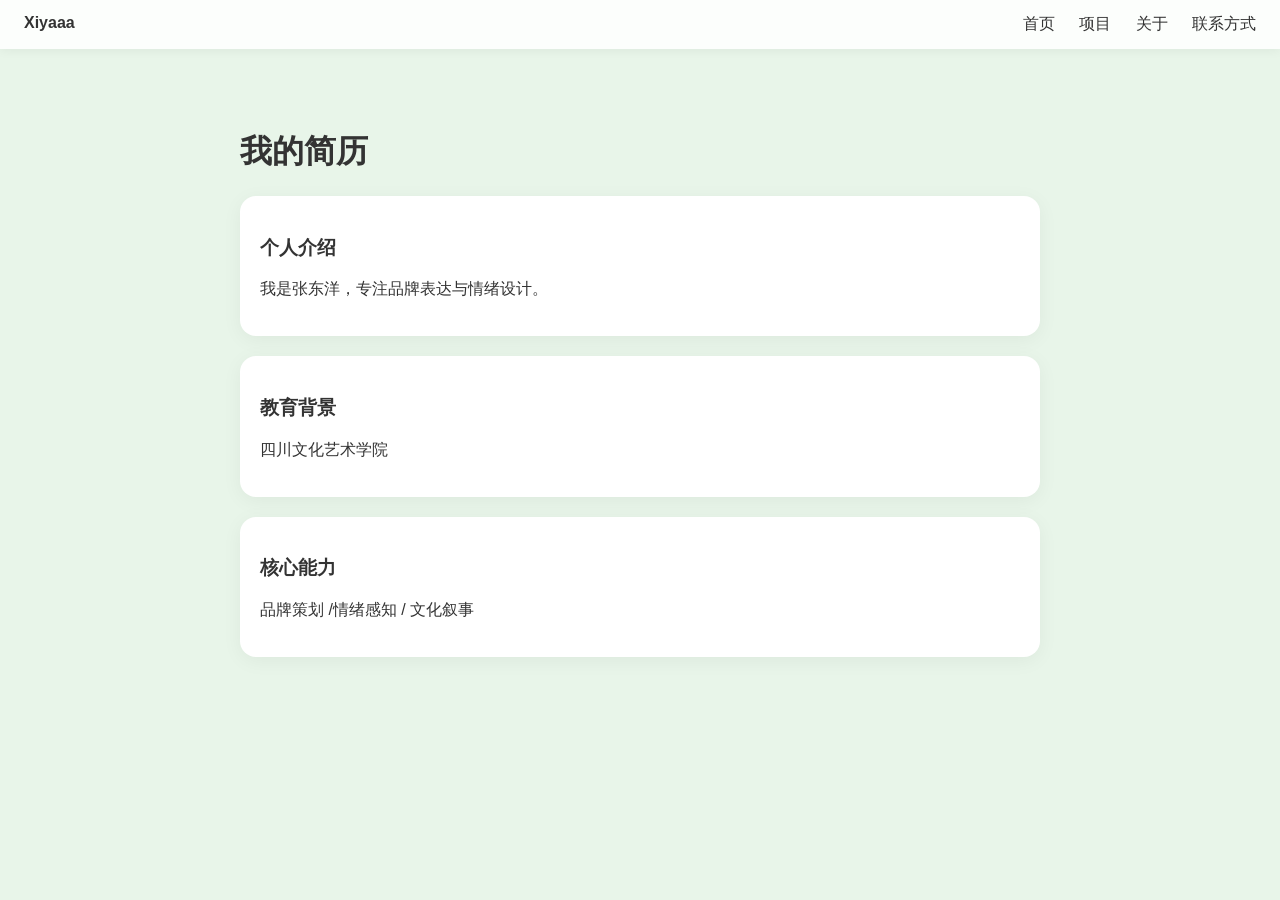
<file: index.html>
<!DOCTYPE html>
<html lang="zh">
<head>
<meta charset="UTF-8">
<meta name="viewport" content="width=device-width, initial-scale=1.0">
<title>首页 - 简历</title>
<link rel="stylesheet" href="style.css">
</head>

<body>

<div class="navbar">
  <div><strong>Xiyaaa</strong></div>
  <div>
    <a href="index.html">首页</a>
    <a href="projects.html">项目</a>
    <a href="about.html">关于</a>
    <a href="contact.html">联系方式</a>
  </div>
</div>

<div class="container">

<h1>我的简历</h1>

<div class="card">
  <h3>个人介绍</h3>
  <p>我是张东洋，专注品牌表达与情绪设计。</p>
</div>

<div class="card">
  <h3>教育背景</h3>
  <p>四川文化艺术学院</p>
</div>

<div class="card">
  <h3>核心能力</h3>
  <p>品牌策划 /情绪感知 / 文化叙事</p>
</div>

</div>

</body>
</html>
</file>
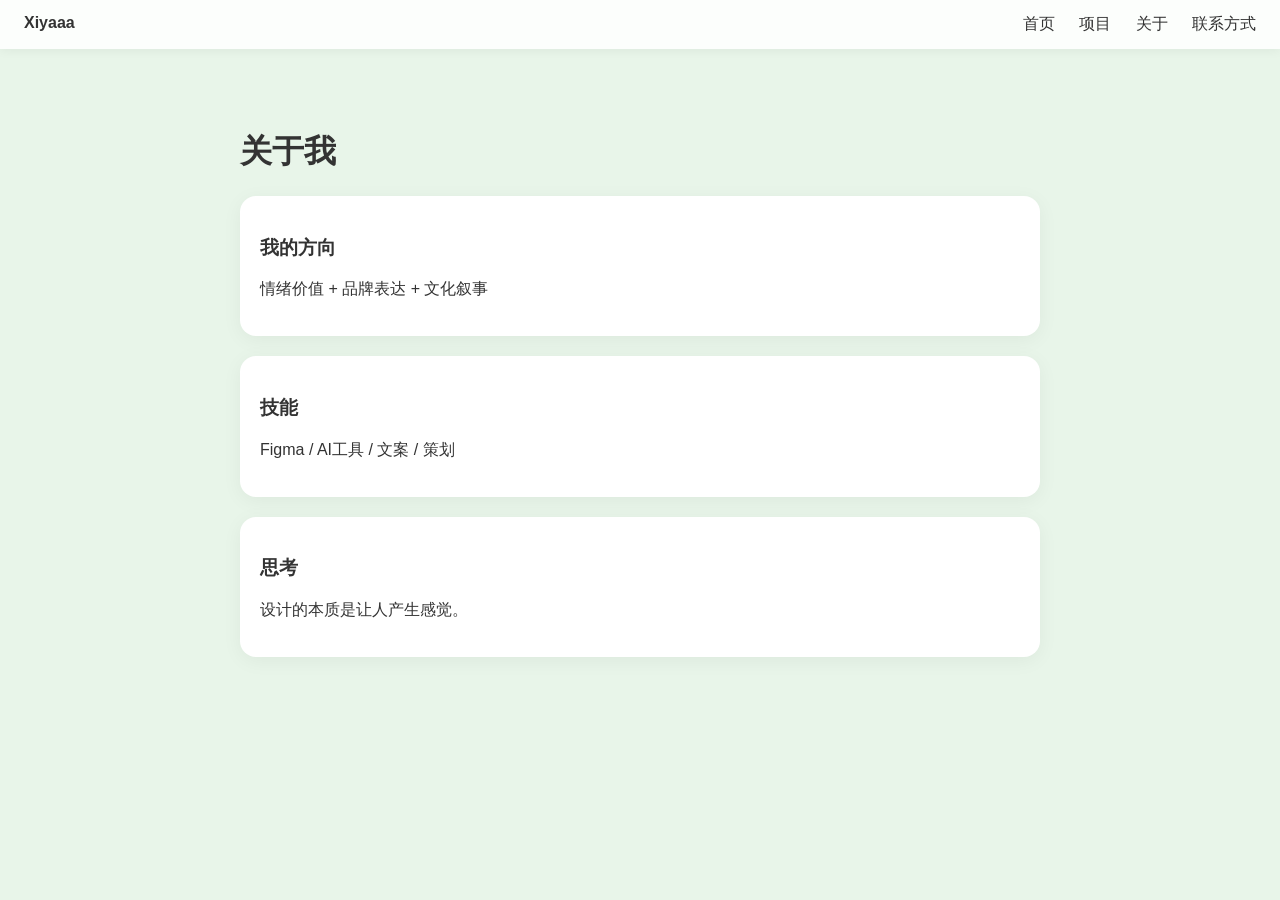
<file: about.html>
<!DOCTYPE html>
<html lang="zh">
<head>
<meta charset="UTF-8">
<meta name="viewport" content="width=device-width, initial-scale=1.0">
<title>关于</title>
<link rel="stylesheet" href="style.css">
</head>

<body>

<div class="navbar">
  <div><strong>Xiyaaa</strong></div>
  <div>
    <a href="index.html">首页</a>
    <a href="projects.html">项目</a>
    <a href="about.html">关于</a>
    <a href="contact.html">联系方式</a>
  </div>
</div>

<div class="container">

<h1>关于我</h1>

<div class="card">
  <h3>我的方向</h3>
  <p>情绪价值 + 品牌表达 + 文化叙事</p>
</div>

<div class="card">
  <h3>技能</h3>
  <p>Figma / AI工具 / 文案 / 策划</p>
</div>

<div class="card">
  <h3>思考</h3>
  <p>设计的本质是让人产生感觉。</p>
</div>

</div>

</body>
</html>
</file>
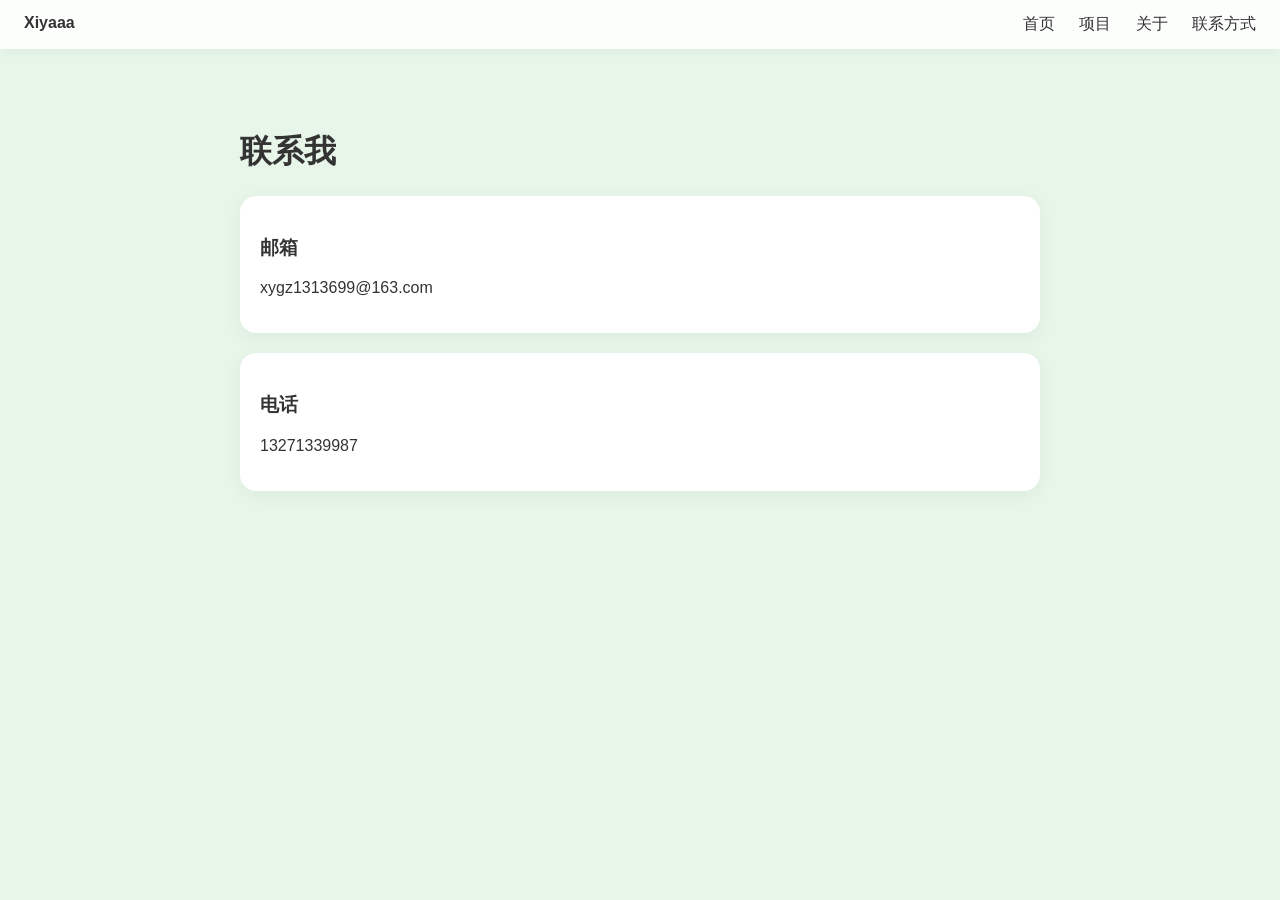
<file: contact.html>
<!DOCTYPE html>
<html lang="zh">
<head>
<meta charset="UTF-8">
<meta name="viewport" content="width=device-width, initial-scale=1.0">
<title>联系方式</title>
<link rel="stylesheet" href="style.css">
</head>

<body>

<div class="navbar">
  <div><strong>Xiyaaa</strong></div>
  <div>
    <a href="index.html">首页</a>
    <a href="projects.html">项目</a>
    <a href="about.html">关于</a>
    <a href="contact.html">联系方式</a>
  </div>
</div>

<div class="container">

<h1>联系我</h1>

<div class="card">
  <h3>邮箱</h3>
  <p>xygz1313699@163.com</p>
</div>

<div class="card">
  <h3>电话</h3>
  <p>13271339987</p>
</div>

</div>

</body>
</html>
</file>
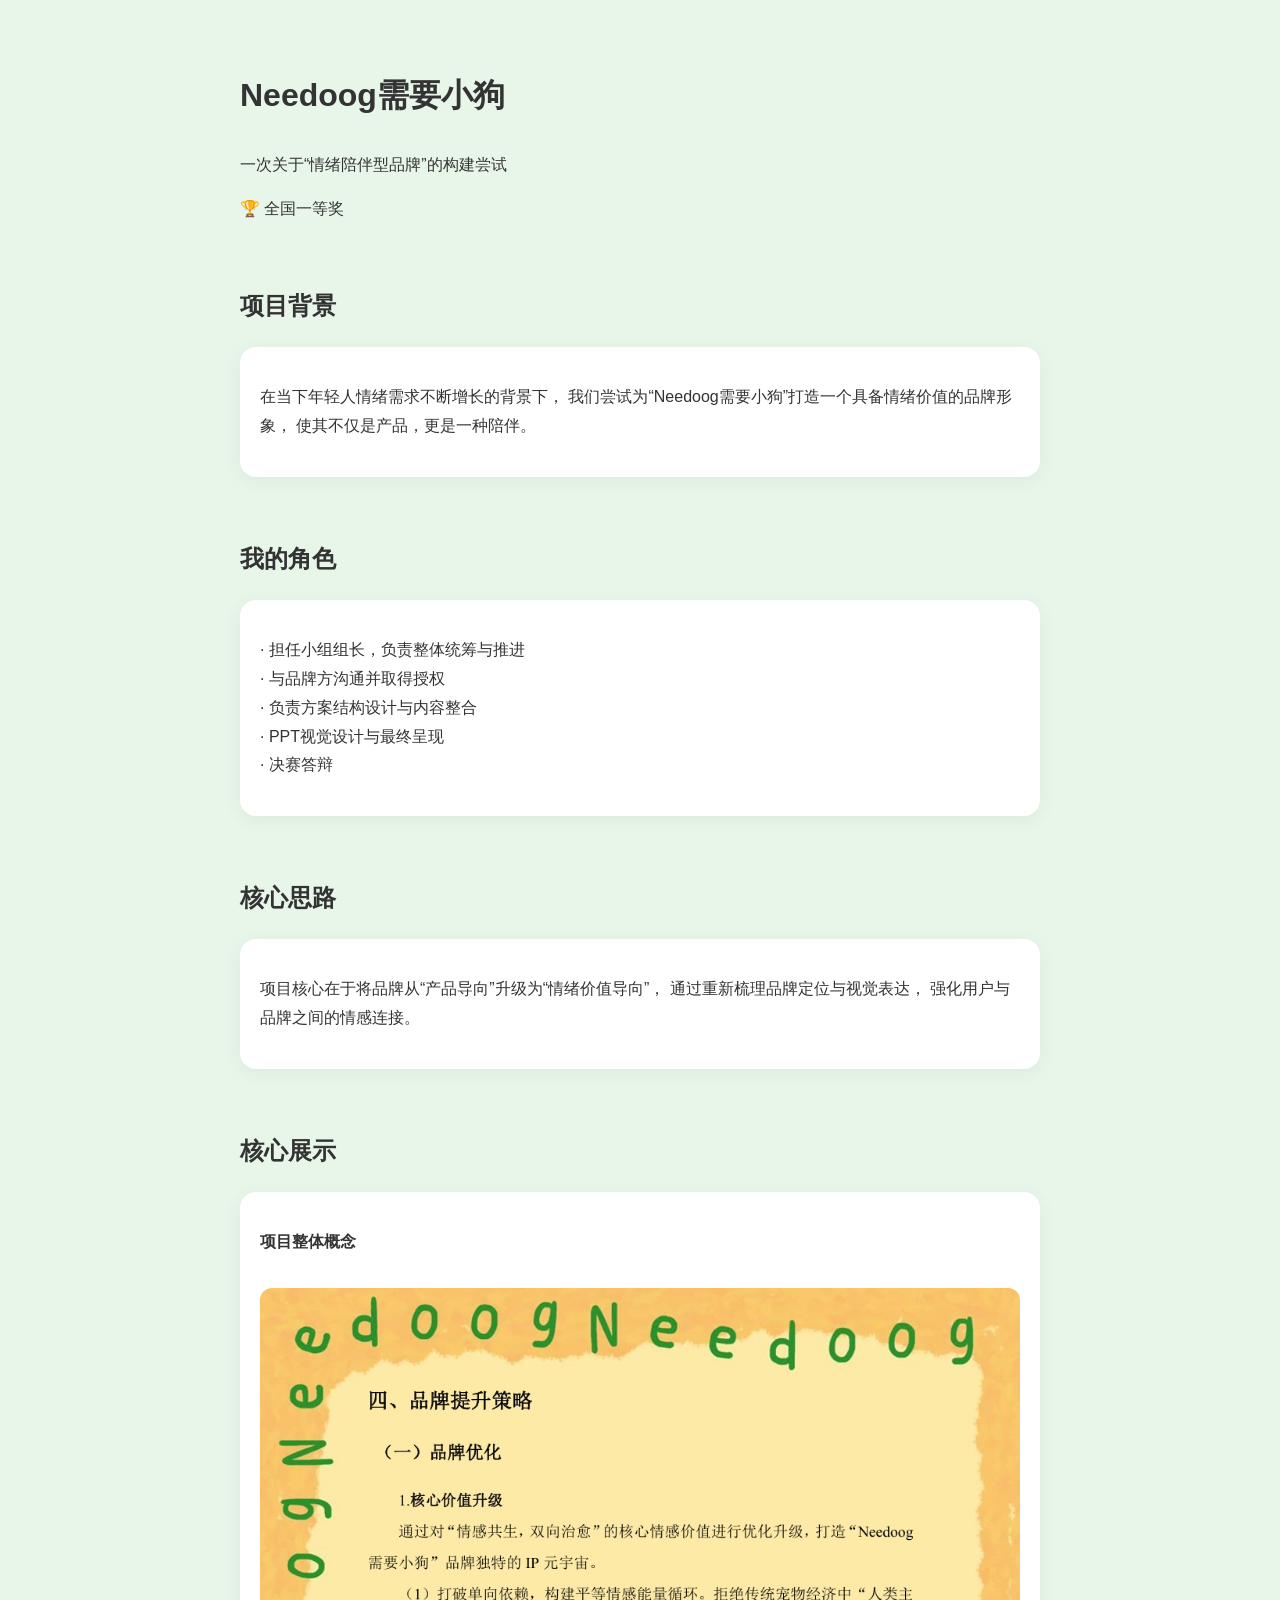
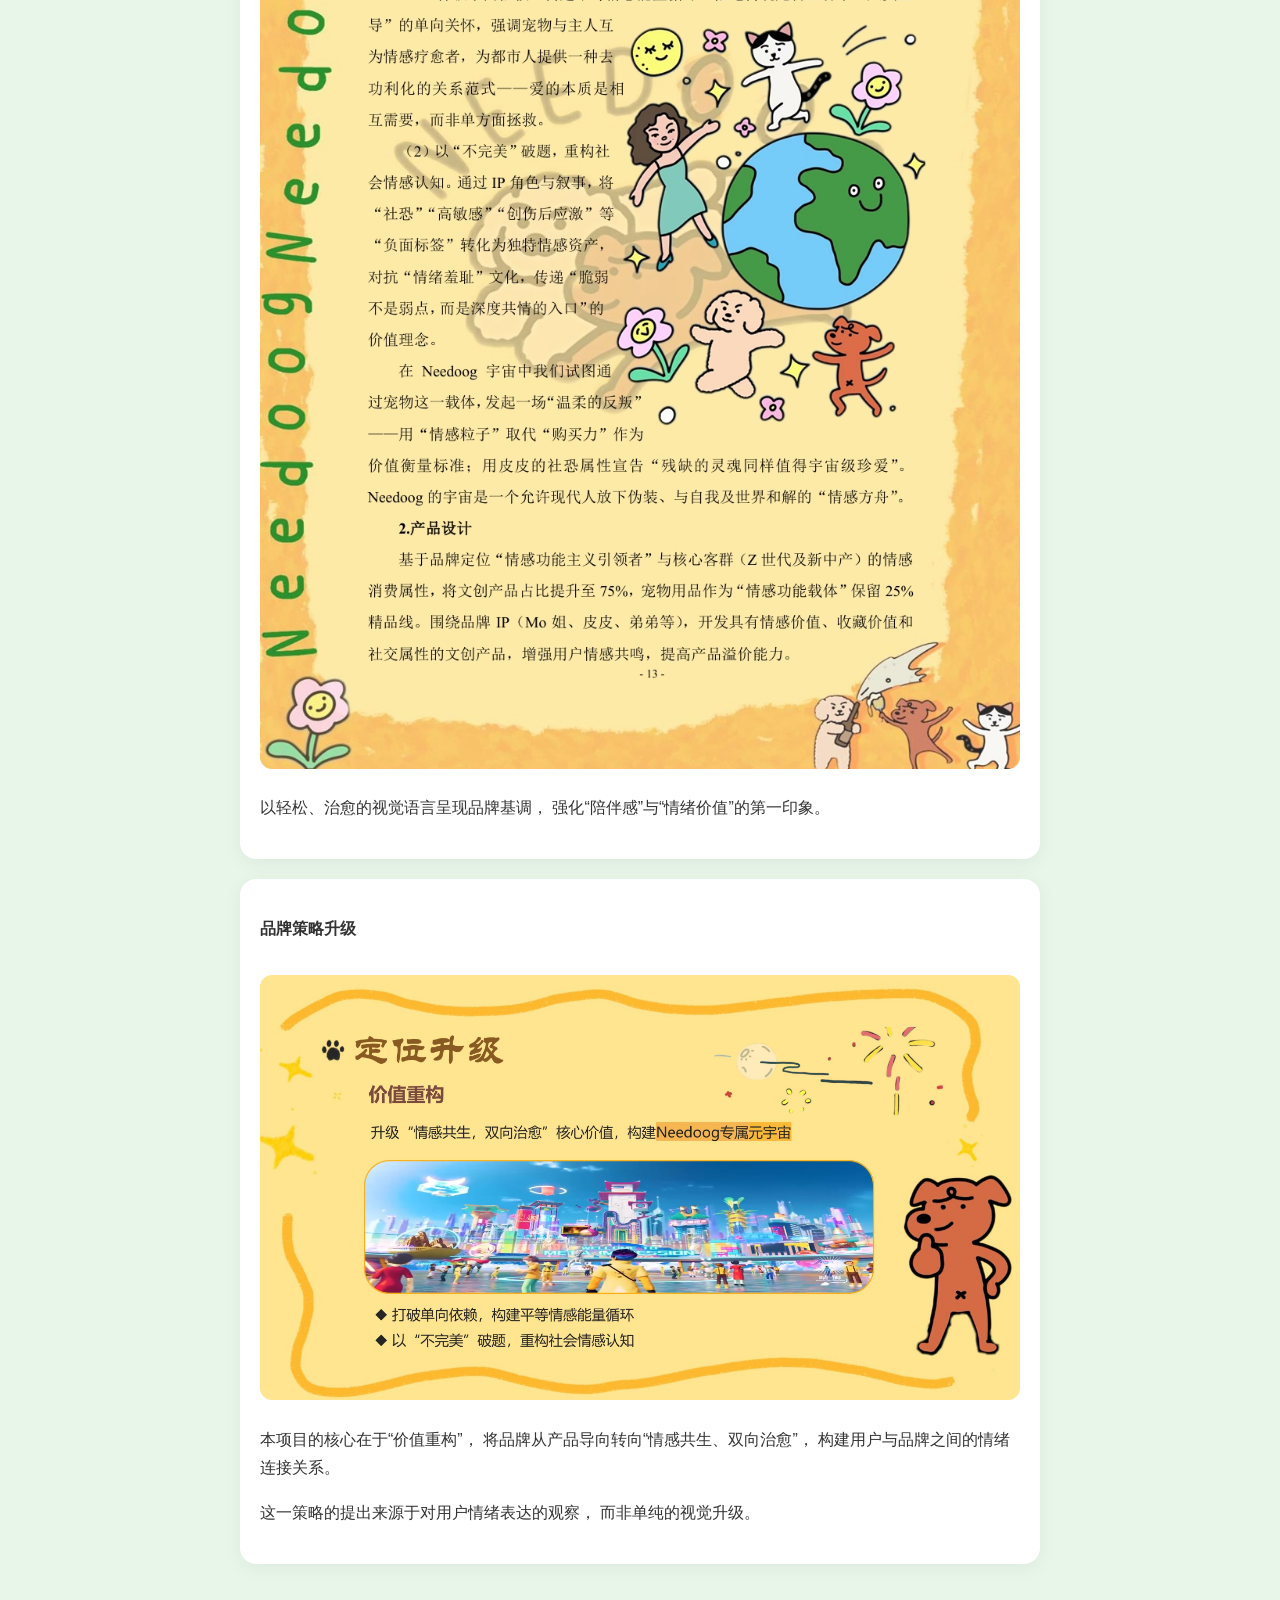
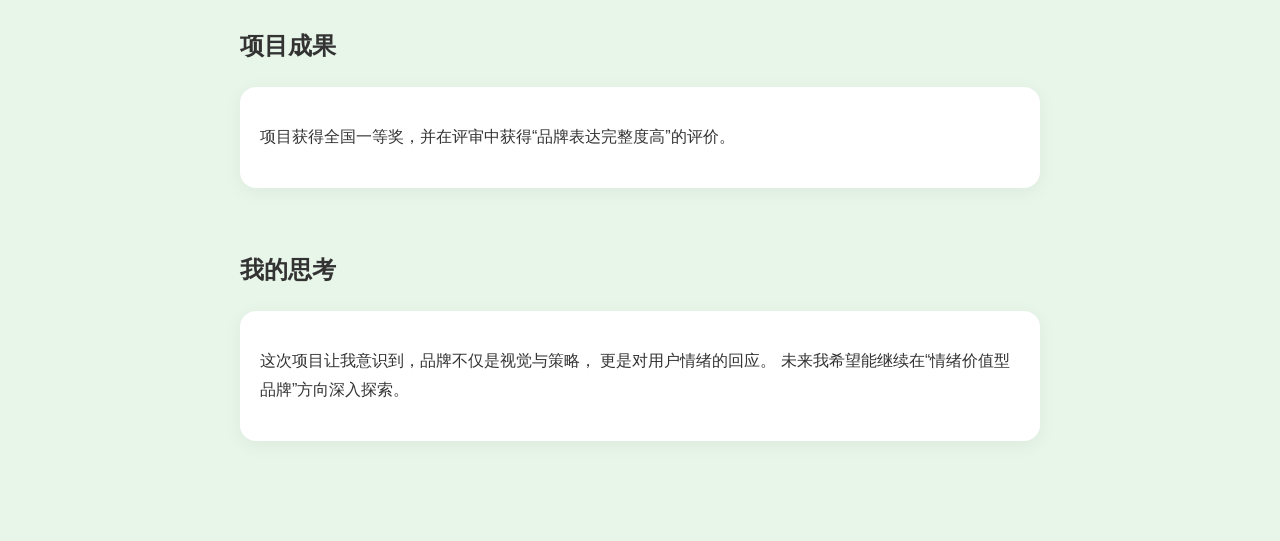
<file: needoog.html>
<!DOCTYPE html>
<html lang="zh">
<head>
<meta charset="UTF-8">
<meta name="viewport" content="width=device-width, initial-scale=1.0">
<title>Needoog需要小狗</title>

<style>
body {
  margin: 0;
  font-family: Arial, sans-serif;
  background: #E8F5E9;
  color: #333;
  line-height: 1.8;
}

.container {
  max-width: 800px;
  margin: auto;
  padding: 40px 20px;
}

.section {
  margin-bottom: 60px;
}

h1 {
  font-size: 32px;
}

h2 {
  margin-bottom: 10px;
}

.card {
  background: white;
  padding: 20px;
  border-radius: 16px;
  box-shadow: 0 4px 20px rgba(0,0,0,0.05);
  margin-top: 20px;
}

img {
  width: 100%;
  border-radius: 12px;
  margin-top: 15px;
}
</style>

</head>

<body>

<div class="container">

  <!-- 标题 -->
  <section class="section">
    <h1>Needoog需要小狗</h1>
    <p>一次关于“情绪陪伴型品牌”的构建尝试</p>
    <p>🏆 全国一等奖</p>
  </section>

  <!-- 项目背景 -->
  <section class="section">
    <h2>项目背景</h2>
    <div class="card">
      <p>
      在当下年轻人情绪需求不断增长的背景下，
      我们尝试为“Needoog需要小狗”打造一个具备情绪价值的品牌形象，
      使其不仅是产品，更是一种陪伴。
      </p>
    </div>
  </section>

  <!-- 我的角色 -->
  <section class="section">
    <h2>我的角色</h2>
    <div class="card">
      <p>
      · 担任小组组长，负责整体统筹与推进<br>
      · 与品牌方沟通并取得授权<br>
      · 负责方案结构设计与内容整合<br>
      · PPT视觉设计与最终呈现<br>
      · 决赛答辩
      </p>
    </div>
  </section>

  <!-- 核心思路 -->
  <section class="section">
    <h2>核心思路</h2>
    <div class="card">
      <p>
      项目核心在于将品牌从“产品导向”升级为“情绪价值导向”，
      通过重新梳理品牌定位与视觉表达，
      强化用户与品牌之间的情感连接。
      </p>
    </div>
  </section>

  <!-- 方案展示 -->
  <section class="section">
  <h2>核心展示</h2>

  <div class="card">
    <p><strong>项目整体概念</strong></p>
    <img src="images/needoog-cover.jpg">
    <p>
    以轻松、治愈的视觉语言呈现品牌基调，
    强化“陪伴感”与“情绪价值”的第一印象。
    </p>
  </div>

  <div class="card">
    <p><strong>品牌策略升级</strong></p>
    <img src="images/needoog-strategy.jpg">
    <p>
    本项目的核心在于“价值重构”，
    将品牌从产品导向转向“情感共生、双向治愈”，
    构建用户与品牌之间的情绪连接关系。
    </p>
    <p>
    这一策略的提出来源于对用户情绪表达的观察，
    而非单纯的视觉升级。
    </p>
  </div>

</section>

  <!-- 成果 -->
  <section class="section">
    <h2>项目成果</h2>
    <div class="card">
      <p>
      项目获得全国一等奖，并在评审中获得“品牌表达完整度高”的评价。
      </p>
    </div>
  </section>

  <!-- 反思 -->
  <section class="section">
    <h2>我的思考</h2>
    <div class="card">
      <p>
      这次项目让我意识到，品牌不仅是视觉与策略，
      更是对用户情绪的回应。
      未来我希望能继续在“情绪价值型品牌”方向深入探索。
      </p>
    </div>
  </section>

</div>

</body>
</html>
</file>
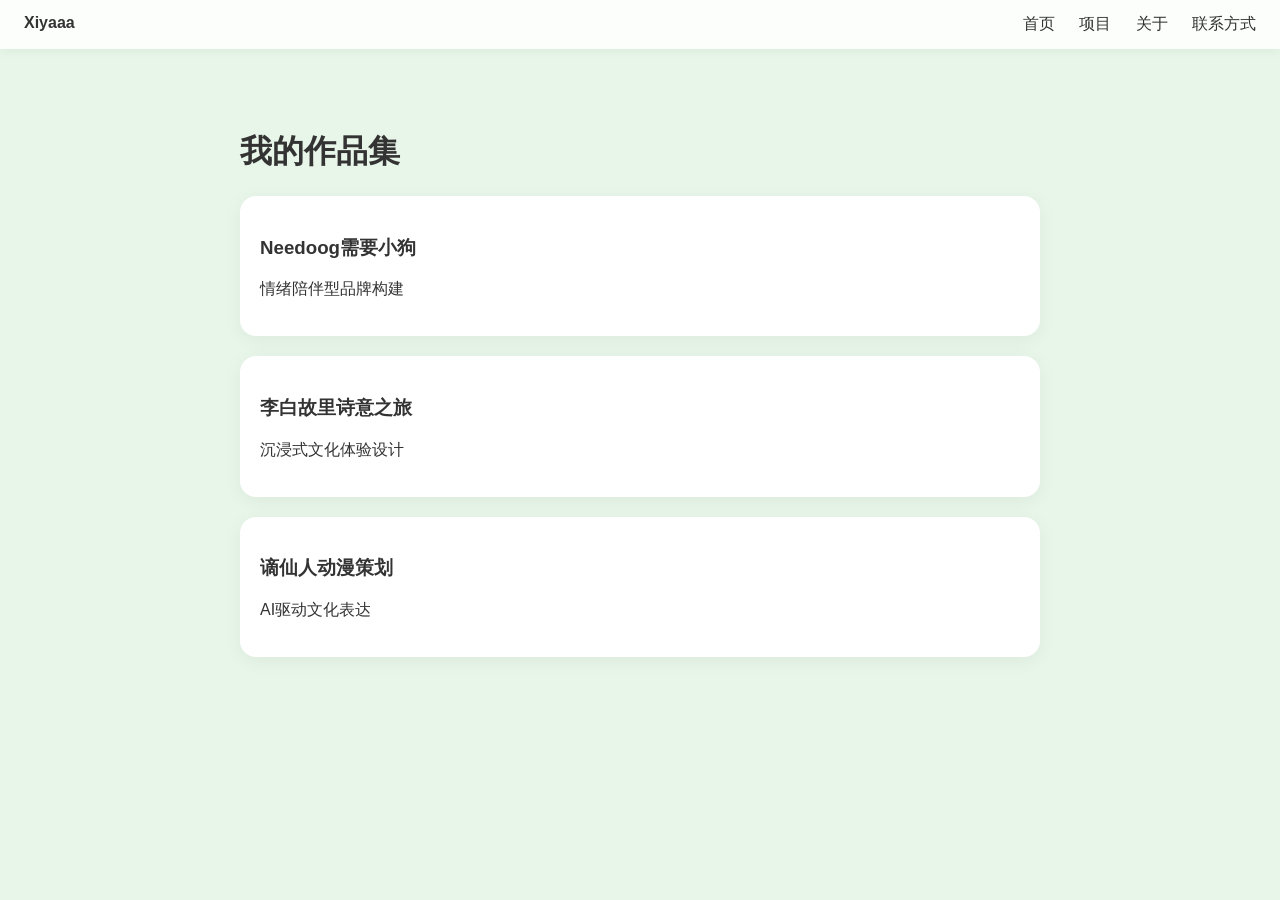
<file: projects.html>
<!DOCTYPE html>
<html lang="zh">
<head>
<meta charset="UTF-8">
<meta name="viewport" content="width=device-width, initial-scale=1.0">
<title>项目</title>
<link rel="stylesheet" href="style.css">
</head>

<body>

<div class="navbar">
  <div><strong>Xiyaaa</strong></div>
  <div>
    <a href="index.html">首页</a>
    <a href="projects.html">项目</a>
    <a href="about.html">关于</a>
    <a href="contact.html">联系方式</a>
  </div>
</div>

<div class="container">

<h1>我的作品集</h1>

<div class="card">
  <h3>Needoog需要小狗</h3>
  <p>情绪陪伴型品牌构建</p>
</div>

<div class="card">
  <h3>李白故里诗意之旅</h3>
  <p>沉浸式文化体验设计</p>
</div>

<div class="card">
  <h3>谪仙人动漫策划</h3>
  <p>AI驱动文化表达</p>
</div>

</div>

</body>
</html>
</file>
<file: style.css>
body {
  margin:0;
  font-family: Arial, sans-serif;
  background:#E8F5E9;
  color:#333;
}

.navbar {
  position: sticky;
  top: 0;
  background: rgba(255,255,255,0.85);
  backdrop-filter: blur(10px);
  display:flex;
  justify-content:space-between;
  padding:14px 24px;
  box-shadow:0 2px 10px rgba(0,0,0,0.05);
}

.navbar a {
  margin-left:20px;
  text-decoration:none;
  color:#333;
}

.navbar a:hover {
  color:#2e7d32;
}

.container {
  max-width:800px;
  margin:auto;
  padding:60px 20px;
}

.card {
  background:white;
  padding:20px;
  margin-bottom:20px;
  border-radius:16px;
  box-shadow:0 4px 20px rgba(0,0,0,0.05);
}
</file>
